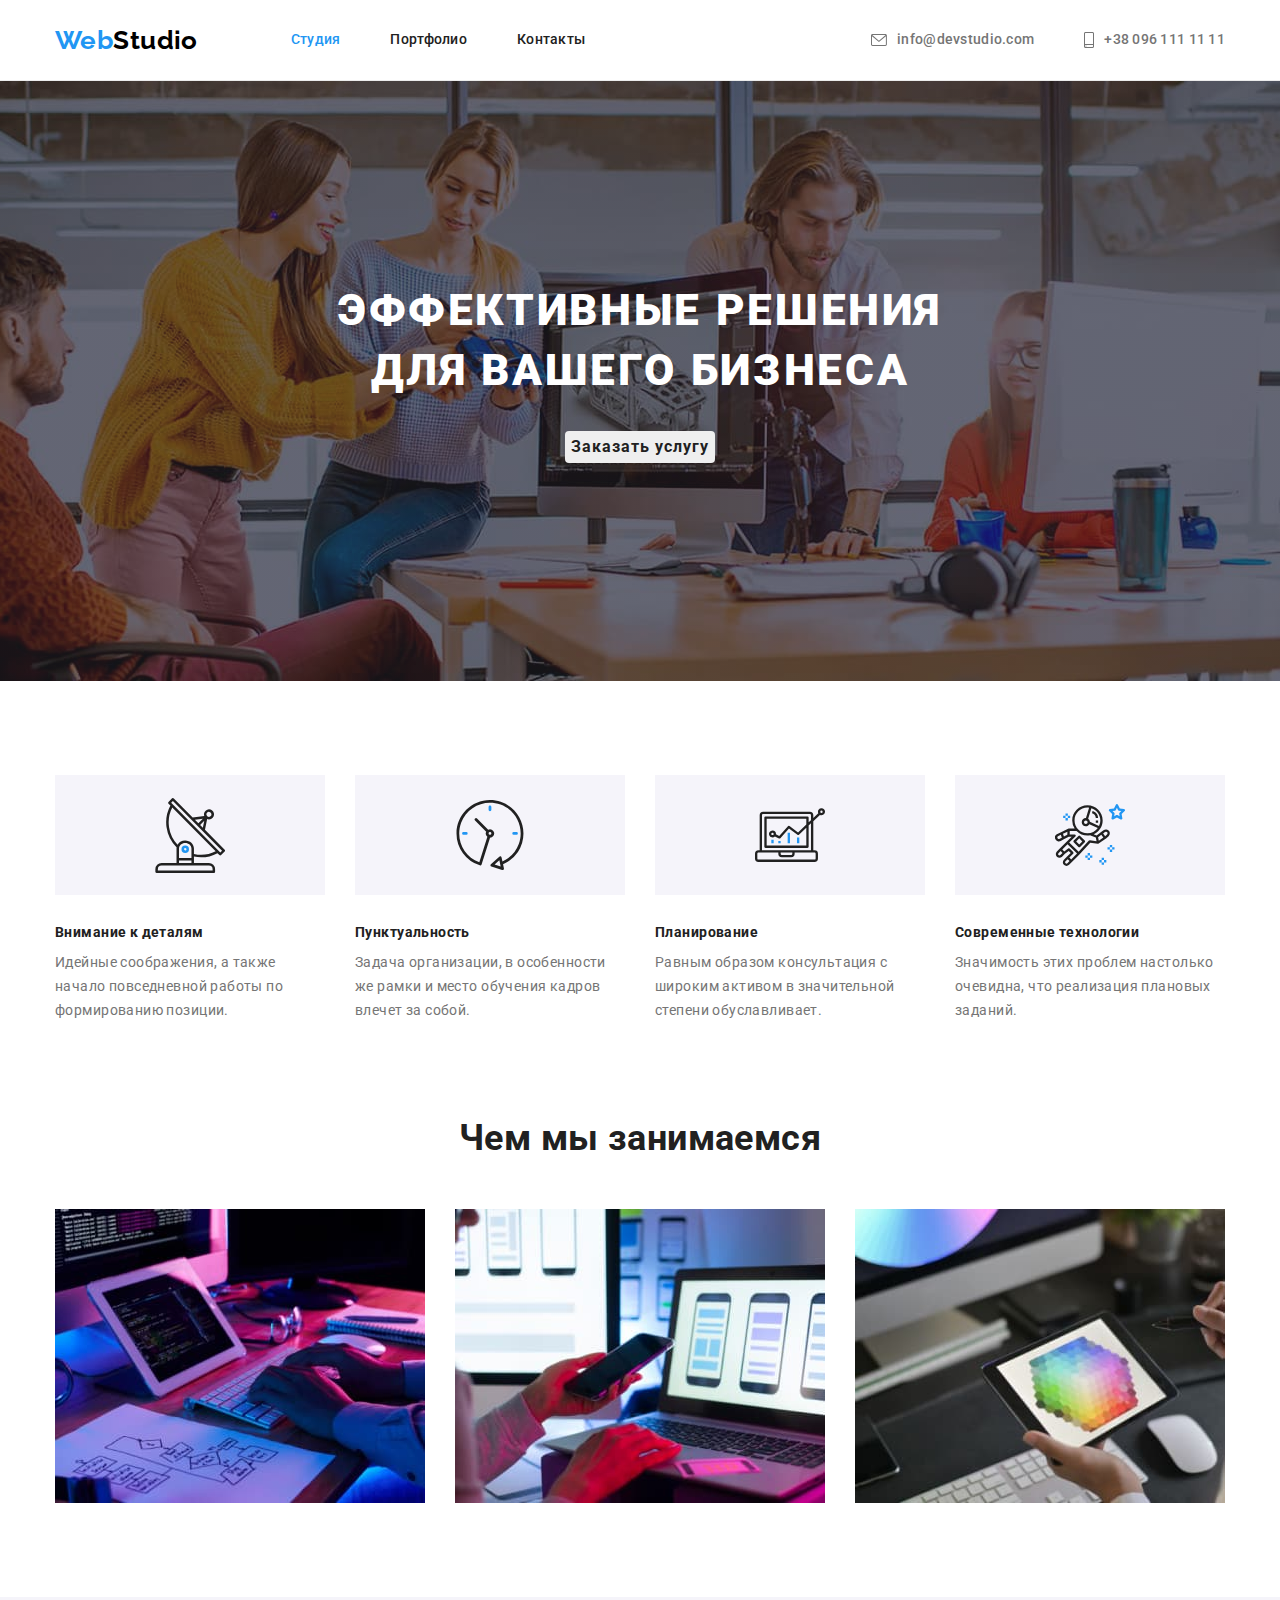
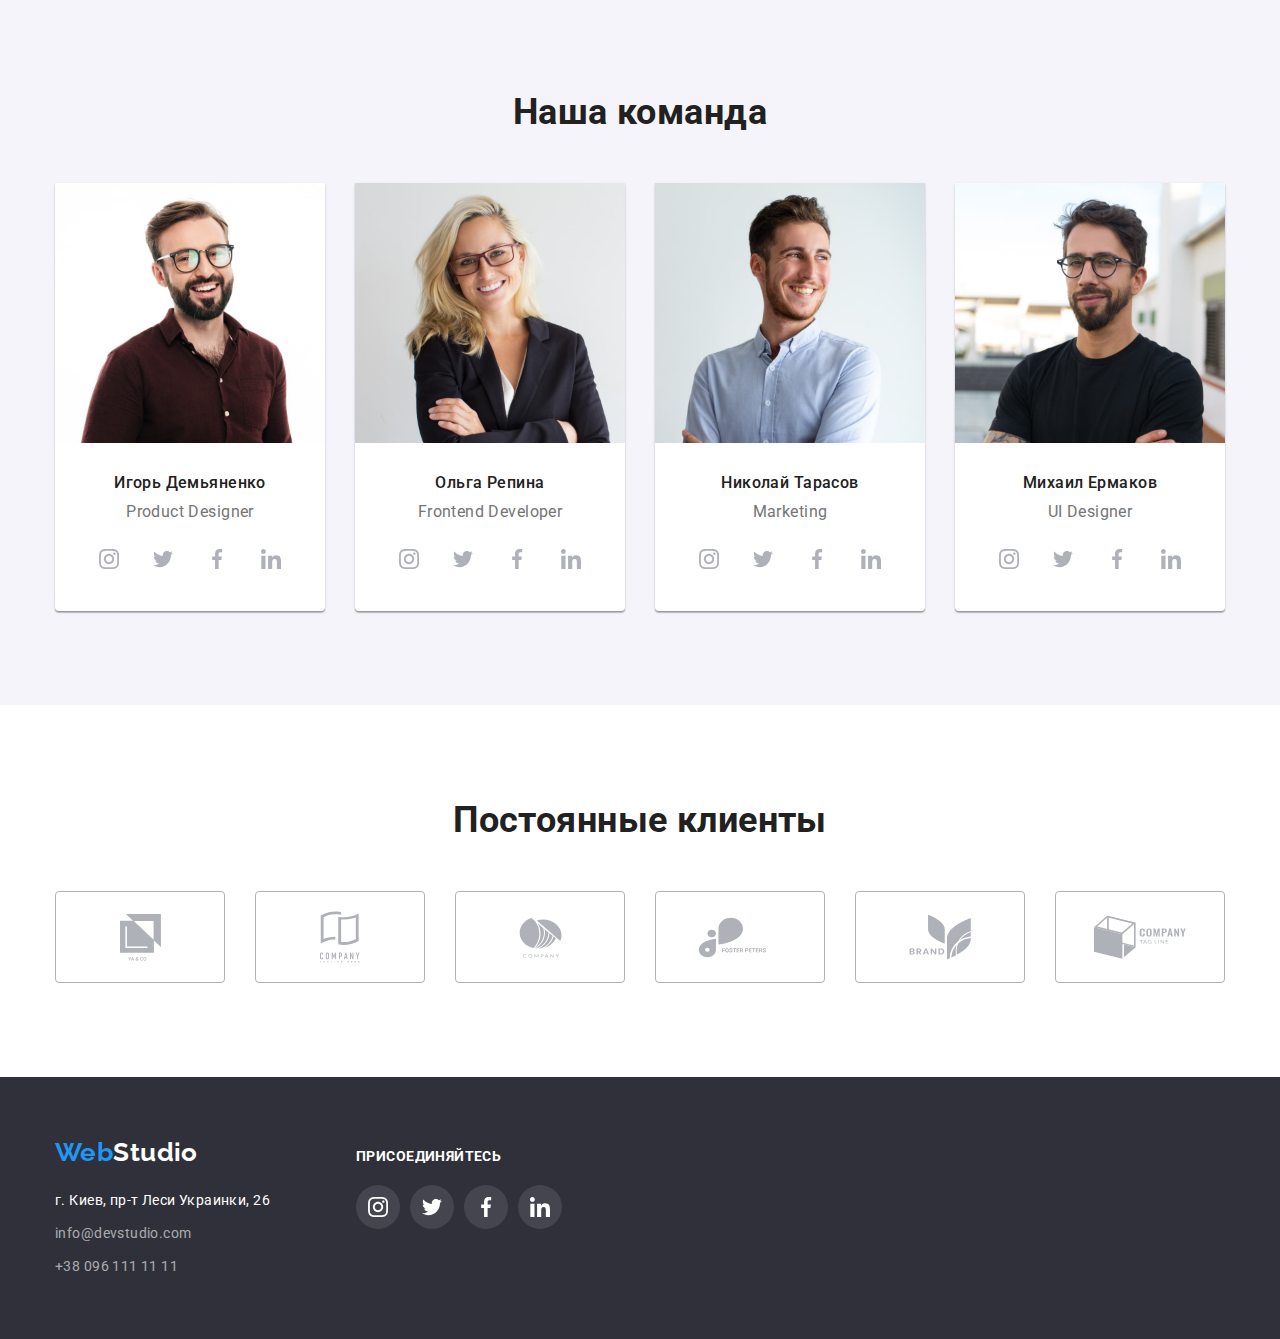
<file: index.html>
<!DOCTYPE html>
<html lang="ru">
<head>
    <meta charset="UTF-8">
    <meta http-equiv="X-UA-Compatible" content="IE=edge">
    <meta name="viewport" content="width=device-width, initial-scale=1.0">
    <link rel="stylesheet" href="https://cdnjs.cloudflare.com/ajax/libs/modern-normalize/1.1.0/modern-normalize.min.css">
    <link rel="preconnect" href="https://fonts.googleapis.com">
    <link rel="preconnect" href="https://fonts.gstatic.com" crossorigin>
    <link href="https://fonts.googleapis.com/css2?family=Raleway:wght@700&family=Roboto:wght@400;500;700;900&display=swap" rel="stylesheet">
    <link rel="stylesheet" href="./css/styles.css">
    <title>Студия 2.0</title>
</head>
<body>

    <header class="header-nav">
           <div class="container header-container">
                <nav class="nav">
                    <a href="" class="link header-logo"><span class="logo-item">Web</span>Studio</a>
                    <ul class="list list-site-nav">
                        <li class="item"><a href="" class="link site-nav active-page">Студия</a></li>
                        <li class="item"><a href="./portfolio.html" class="link site-nav">Портфолио</a></li>
                        <li class="item"><a href="" class="link site-nav">Контакты</a></li>
                    </ul>
                </nav>
                
                <ul class="list list-contact">
                    <li class="item"><a href="mailto:info@devstudio.com" class="link contact contact-header"><svg class="mail" width="16" height="12"><use href="./Images/symbol-defs.svg#mail"></use></svg>info@devstudio.com</a></li>
                    <li class="item"><a href="tel:+380961111111" class="link contact contact-header"><svg class="phone" width="10" height="16"><use href="./Images/symbol-defs.svg#phone"></use></svg>+38 096 111 11 11</a></li>
                </ul>
           </div>
    </header>  

    <main>

            <section class="section hero">
                <h1 class="hero-title">Эффективные решения для вашего бизнеса</h1>
                <button type="button" class="button hero-button">Заказать услугу</button>
            </section>

        <section class="section-features">
                <h2 class="section-title visually-hidden">Наши преимущества</h2>
            <div class="container">
                <ul class="list feature-list">
                    <li class="item antenna">
                        <h3 class="third-title feature-title">Внимание к деталям</h3>
                        <p>Идейные соображения, а также начало повседневной работы по формированию позиции.</p>
                    </li>
                    <li class="item clock">
                        <h3 class="third-title feature-title">Пунктуальность</h3>
                        <p>Задача организации, в особенности же рамки и место обучения кадров влечет за собой.</p>
                    </li>
                    <li class="item diagram">
                        <h3 class="third-title feature-title">Планирование</h3>
                        <p>Равным образом консультация с широким активом в значительной степени обуславливает.</p>
                    </li>
                    <li class="item astronaut">
                        <h3 class="third-title feature-title">Современные технологии</h3>
                        <p>Значимость этих проблем настолько очевидна, что реализация плановых заданий.</p>
                    </li>
                </ul>
            </div>
        </section>

        <section class="section section-specific">
            <div class="container">
                <h2 class="section-title specific-title">Чем мы занимаемся</h2>
                <ul class="list specific-list">
                    <li class="item">
                        <img class="img" src="./Images/computer.jpg" alt="компьютер" width="370" height="294">
                    </li>
                    <li class="item">
                        <img class="img" src="./Images/notebook.jpg" alt="ноутбук" width="370" height="294">
                    </li>
                    <li class="item">
                        <img class="img" src="./Images/tablet.jpg" alt="планшет" width="370" height="294">
                    </li>
                </ul>
            </div>
        </section>

        <section class="section section-team">
            <div class="container">
                <h2 class="section-title team-title">Наша команда</h2>
                <ul class="list team-list">
                    <li class="item">
                        <img class="img" src="./Images/proddes.jpg" alt="Дизайнер продукта" width="270" height="260">
                        <div class="member">
                            <h3 class="third-title member-name">Игорь Демьяненко</h3>
                            <p lang="en" class="member-position">Product Designer</p>
                            <ul class="list list-icon-team">
                                <li class="item-icon-team"><a class="link" href=""><svg class="link-icon"><use href="./Images/symbol-defs.svg#instagram"></use></svg></a></li>
                                <li class="item-icon-team"><a class="link" href=""><svg class="link-icon"><use href="./Images/symbol-defs.svg#twitter"></use></svg></a></li>
                                <li class="item-icon-team"><a class="link" href=""><svg class="link-icon"><use href="./Images/symbol-defs.svg#facebook"></use></svg></a></li>
                                <li class="item-icon-team"><a class="link" href=""><svg class="link-icon"><use href="./Images/symbol-defs.svg#linkedin"></use></svg></a></li>
                            </ul>
                        </div>
                    </li>
                    <li class="item">
                        <img class="img" src="./Images/frontdev.jpg" alt="Разработчик" width="270" height="260">
                        <div class="member">
                            <h3 class="third-title member-name">Ольга Репина</h3>
                            <p lang="en" class="member-position">Frontend Developer</p>
                            <ul class="list list-icon-team">
                                <li class="item-icon-team"><a class="link" href=""><svg class="link-icon">
                                            <use href="./Images/symbol-defs.svg#instagram"></use>
                                        </svg></a></li>
                                <li class="item-icon-team"><a class="link" href=""><svg class="link-icon">
                                            <use href="./Images/symbol-defs.svg#twitter"></use>
                                        </svg></a></li>
                                <li class="item-icon-team"><a class="link" href=""><svg class="link-icon">
                                            <use href="./Images/symbol-defs.svg#facebook"></use>
                                        </svg></a></li>
                                <li class="item-icon-team"><a class="link" href=""><svg class="link-icon">
                                            <use href="./Images/symbol-defs.svg#linkedin"></use>
                                        </svg></a></li>
                            </ul>
                        </div>
                    </li>
                    <li class="item">
                        <img class="img" src="./Images/marketing.jpg" alt="Маркетолог" width="270" height="260">
                        <div class="member">
                            <h3 class="third-title member-name">Николай Тарасов</h3>
                            <p lang="en" class="member-position">Marketing</p>
                            <ul class="list list-icon-team">
                                <li class="item-icon-team"><a class="link" href=""><svg class="link-icon">
                                            <use href="./Images/symbol-defs.svg#instagram"></use>
                                        </svg></a></li>
                                <li class="item-icon-team"><a class="link" href=""><svg class="link-icon">
                                            <use href="./Images/symbol-defs.svg#twitter"></use>
                                        </svg></a></li>
                                <li class="item-icon-team"><a class="link" href=""><svg class="link-icon">
                                            <use href="./Images/symbol-defs.svg#facebook"></use>
                                        </svg></a></li>
                                <li class="item-icon-team"><a class="link" href=""><svg class="link-icon">
                                            <use href="./Images/symbol-defs.svg#linkedin"></use>
                                        </svg></a></li>
                            </ul>
                        </div>
                    </li>
                    <li class="item">
                        <img class="img" src="./Images/uides.jpg" alt="Дизайнер интерфейса" width="270" height="260">
                        <div class="member">
                            <h3 class="third-title member-name">Михаил Ермаков</h3>
                            <p lang="en" class="member-position">UI Designer</p>
                            <ul class="list list-icon-team">
                                <li class="item-icon-team"><a class="link" href=""><svg class="link-icon">
                                            <use href="./Images/symbol-defs.svg#instagram"></use>
                                        </svg></a></li>
                                <li class="item-icon-team"><a class="link" href=""><svg class="link-icon">
                                            <use href="./Images/symbol-defs.svg#twitter"></use>
                                        </svg></a></li>
                                <li class="item-icon-team"><a class="link" href=""><svg class="link-icon">
                                            <use href="./Images/symbol-defs.svg#facebook"></use>
                                        </svg></a></li>
                                <li class="item-icon-team"><a class="link" href=""><svg class="link-icon">
                                            <use href="./Images/symbol-defs.svg#linkedin"></use>
                                        </svg></a></li>
                            </ul>
                        </div>
                    </li>
                </ul>
            </div>
        </section>

        <section class="section section-client">
            <div class="container">
                <h2 class="section-title">Постоянные клиенты</h2>
                <ul class="list client-list">
                    <li class="item client">
                        <a href="" class="link">
                            <svg class="client-logo" width="41" height="47">
                                <use href="./Images/symbol-defs.svg#client-1">
                                </use>
                            </svg>
                        </a>
                    </li>
                    <li class="item client">
                        <a href="" class="link">
                            <svg class="client-logo" width="40" height="52">
                                <use href="./Images/symbol-defs.svg#client-2">
                                </use>
                            </svg>
                        </a>
                    </li>
                    <li class="item client">
                        <a href="" class="link">
                            <svg class="client-logo" width="43" height="41">
                                <use href="./Images/symbol-defs.svg#client-3">
                                </use>
                            </svg>
                        </a>
                    </li>
                    <li class="item client">
                        <a href="" class="link">
                            <svg class="client-logo" width="85" height="41">
                                <use href="./Images/symbol-defs.svg#client-4">
                                </use>
                            </svg>
                        </a>
                    </li>
                    <li class="item client">
                        <a href="" class="link">
                            <svg class="client-logo" width="63" height="46">
                                <use href="./Images/symbol-defs.svg#client-5">
                                </use>
                            </svg>
                        </a>
                    </li>
                    <li class="item client">
                        <a href="" class="link">
                            <svg class="client-logo" width="94" height="44">
                                <use href="./Images/symbol-defs.svg#client-6">
                                </use>
                            </svg>
                        </a>
                    </li>
                </ul>
            </div>
        </section>

    </main>

    <footer class="footer">
        <div class="container-footer">
            <div class="footer-adress-main">
                <a href="" class="link footer-logo"><span class="logo-item">Web</span>Studio</a>
                <address class="footer-address">
                    <p class="address">г. Киев, пр-т Леси Украинки, 26</p>
                    <ul class="list-footer">
                        <li class="item"><a href="mailto:info@devstudio.com" class="link contact contact-footer">info@devstudio.com</a>
                        </li>
                        <li class="item"><a href="tel:+380961111111" class="link contact contact-footer">+38 096 111 11 11</a></li>
                    </ul>
                </address>
            </div>

            <div class="footer-join">
                <p class="join">присоединяйтесь</p>

                <ul class="list list-icon-join">
                    <li class="item-icon-join"><a class="link" href=""><svg class="join-icon">
                                <use href="./Images/symbol-defs.svg#instagram"></use>
                            </svg></a></li>
                    <li class="item-icon-join"><a class="link" href=""><svg class="join-icon">
                                <use href="./Images/symbol-defs.svg#twitter"></use>
                            </svg></a></li>
                    <li class="item-icon-join"><a class="link" href=""><svg class="join-icon">
                                <use href="./Images/symbol-defs.svg#facebook"></use>
                            </svg></a></li>
                    <li class="item-icon-join"><a class="link" href=""><svg class="join-icon">
                                <use href="./Images/symbol-defs.svg#linkedin"></use>
                            </svg></a></li>
                </ul>
            
            </div>

        </div>
       
        
    </footer>

</body>
</html>
</file>
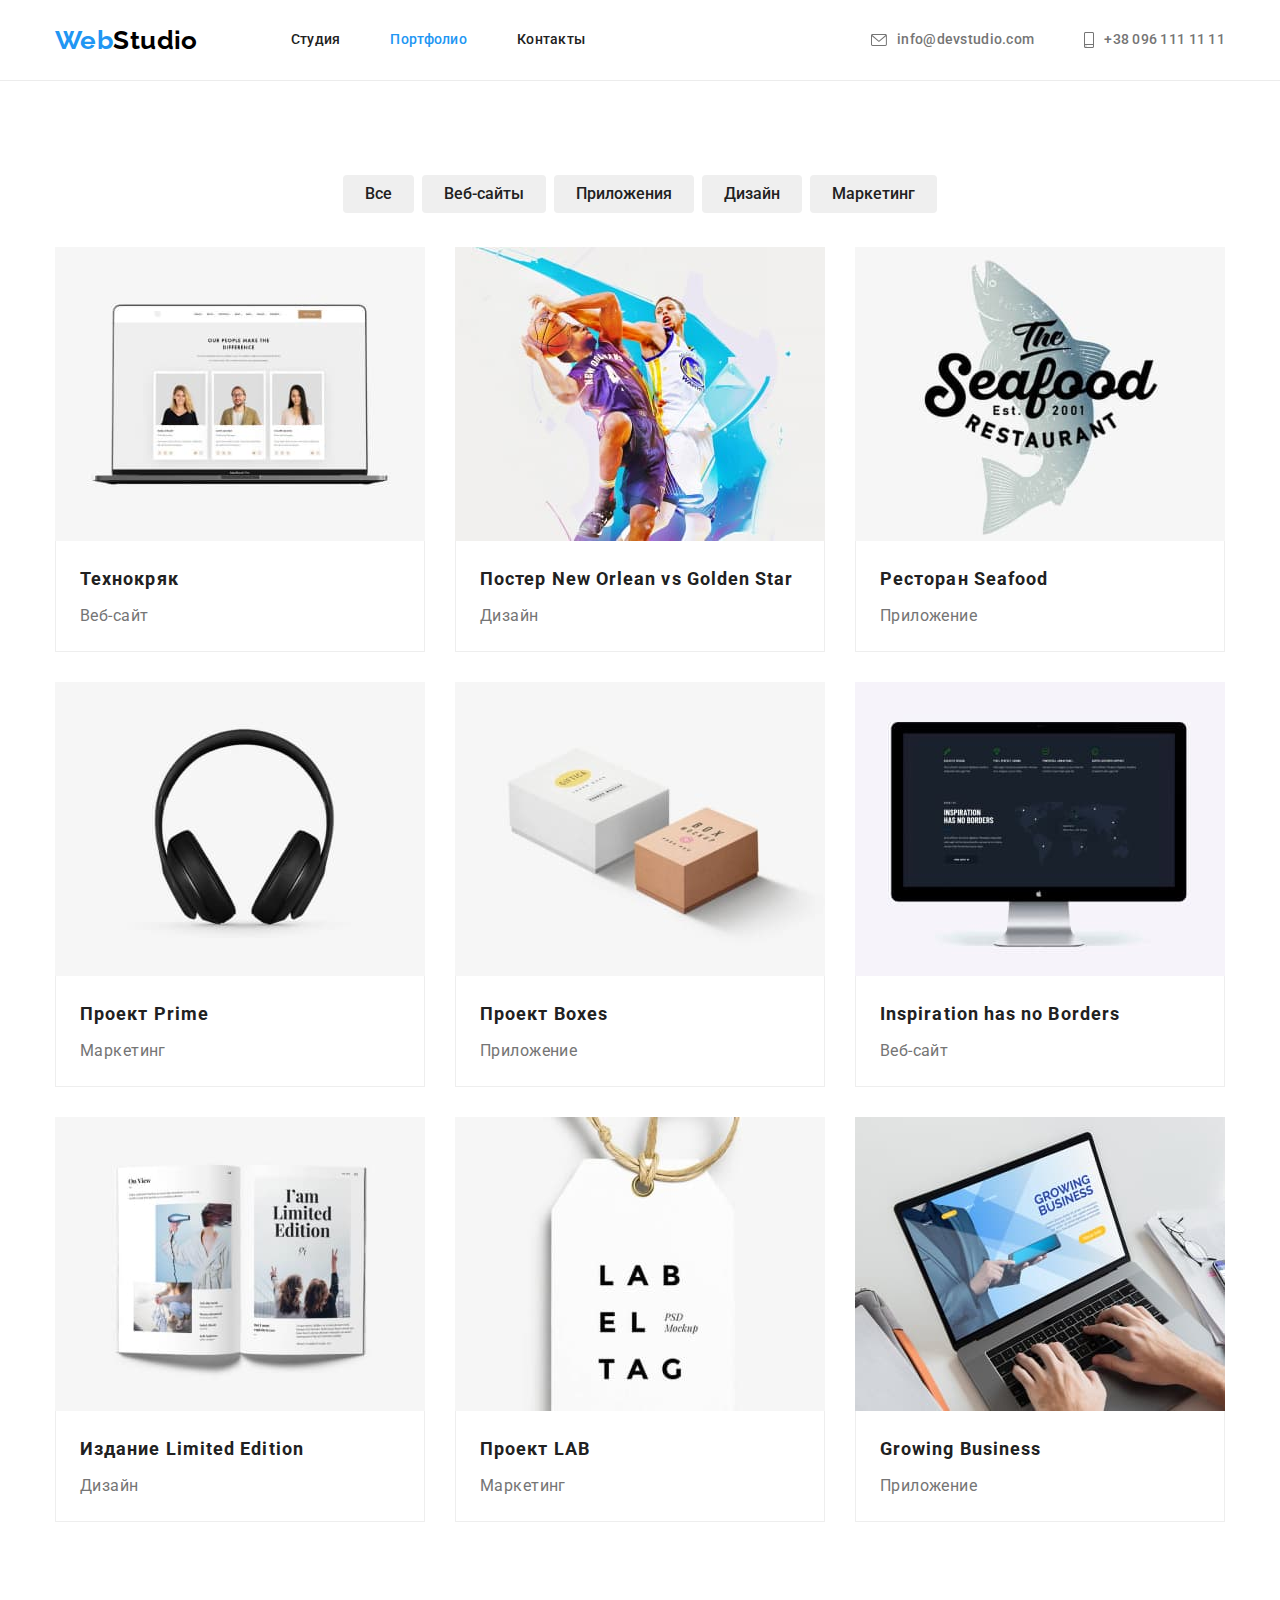
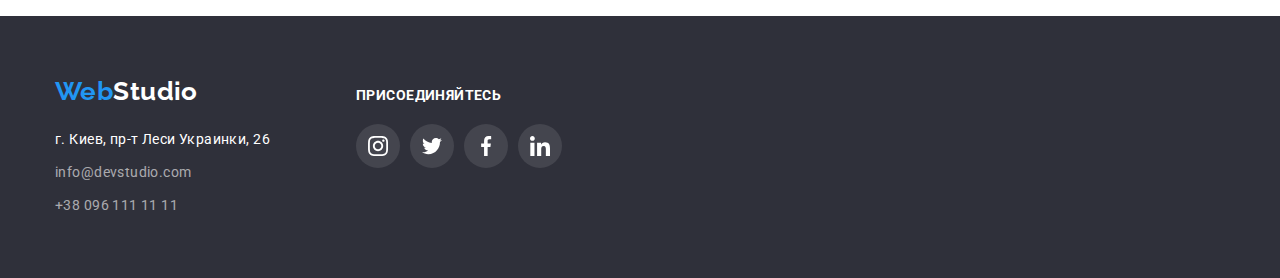
<file: portfolio.html>
<!DOCTYPE html>
<html lang="ru">
<head>
    <meta charset="UTF-8">
    <meta http-equiv="X-UA-Compatible" content="IE=edge">
    <meta name="viewport" content="width=device-width, initial-scale=1.0">
    <link rel="stylesheet" href="https://cdnjs.cloudflare.com/ajax/libs/modern-normalize/1.1.0/modern-normalize.min.css">
    <link rel="preconnect" href="https://fonts.googleapis.com">
    <link rel="preconnect" href="https://fonts.gstatic.com" crossorigin>
    <link href="https://fonts.googleapis.com/css2?family=Raleway:wght@700&family=Roboto:wght@400;500;700;900&display=swap" rel="stylesheet">
    <link rel="stylesheet" href="./css/styles.css">
    <title>Студия 2.0</title>
</head>
<body>

    <header class="header-nav">
        <div class="container header-container">
            <nav class="nav">
                <a href="" class="link header-logo"><span class="logo-item">Web</span>Studio</a>
                <ul class="list list-site-nav">
                    <li class="item"><a href="./index.html" class="link site-nav">Студия</a></li>
                    <li class="item"><a href="" class="link site-nav active-page">Портфолио</a></li>
                    <li class="item"><a href="" class="link site-nav">Контакты</a></li>
                </ul>
            </nav>
    
            <ul class="list list-contact">
                <li class="item"><a href="mailto:info@devstudio.com" class="link contact contact-header"><svg class="mail"
                            width="16" height="12">
                            <use href="./Images/symbol-defs.svg#mail"></use>
                        </svg>info@devstudio.com</a></li>
                <li class="item"><a href="tel:+380961111111" class="link contact contact-header"><svg class="phone" width="10"
                            height="16">
                            <use href="./Images/symbol-defs.svg#phone"></use>
                        </svg>+38 096 111 11 11</a></li>
            </ul>
        </div>
    </header>

    <main>
        <h1 class="visually-hidden">Портфолио</h1>
            <section class="section">
                <h2 class="section-title visually-hidden">Наши проeкты</h2>
                <div class="container">

                    <ul class="list filter-list">
                        <li class="item"><button type="button" class="button filter-button">Все</button></li>
                        <li class="item"><button type="button" class="button filter-button">Веб-сайты</button></li>
                        <li class="item"><button type="button" class="button filter-button">Приложения</button></li>
                        <li class="item"><button type="button" class="button filter-button">Дизайн</button></li>
                        <li class="item"><button type="button" class="button filter-button">Маркетинг</button></li>
                    </ul>

                    <ul class="list work-list">
                        <li class="item">
                            <a href="" class="link link-product">
                                <img class="img" src="./Images/techno.jpg" alt="ноутбук с телефонами на экране" width="370" height="294">
                                <div class="product">
                                <h3 class="third-title product-name">Технокряк</h3>
                                <p class="product-desc">Веб-сайт</p>  
                                </div>
                            </a>
                        </li>
                        <li class="item">
                            <a href="" class="link link-product">
                                <img class="img" src="./Images/basket.jpg" alt="постер с двумя баскетболистами" width="370" height="294">
                                <div class="product">
                                <h3 class="third-title product-name">Постер New Orlean vs Golden Star</h3>
                                <p class="product-desc">Дизайн</p>
                                </div>
                            </a>
                        </li>
                        <li class="item">
                            <a href="" class="link link-product">
                                <img class="img" src="./Images/seafood.jpg" alt="логотип ресторана с рыбой" width="370" height="294">
                                <div class="product">
                                    <h3 class="third-title product-name">Ресторан Seafood</h3>
                                    <p class="product-desc">Приложение</p>
                                </div>
                            </a>
                        </li>
                        <li class="item">
                            <a href="" class="link link-product">
                                <img class="img" src="./Images/prime.jpg" alt="наушники с изголовьем" width="370" height="294">
                                <div class="product">
                                    <h3 class="third-title product-name">Проект Prime</h3>
                                    <p class="product-desc">Маркетинг</p>
                                </div>
                            </a>
                        </li>
                        <li class="item">
                            <a href="" class="link link-product">
                                <img class="img" src="./Images/boxes.jpg" alt="две коробочки разного размера" width="370" height="294">
                                <div class="product">
                                    <h3 class="third-title product-name">Проект Boxes</h3>
                                    <p class="product-desc">Приложение</p>
                                </div>
                            </a>
                        </li>
                        <li class="item">
                            <a href="" class="link link-product">
                                <img class="img" src="./Images/inspiration.jpg" alt="монитор с открытым сайтом" width="370" height="294">
                                <div class="product">
                                    <h3 class="third-title product-name">Inspiration has no Borders</h3>
                                    <p class="product-desc">Веб-сайт</p>
                                </div>
                            </a>
                        </li>
                        <li class="item">
                            <a href="" class="link link-product">
                                <img class="img" src="./Images/edition.jpg" alt="открытый журнал" width="370" height="294">
                                <div class="product">
                                    <h3 class="third-title product-name">Издание Limited Edition</h3>
                                    <p class="product-desc">Дизайн</p>
                                </div>
                            </a>
                        </li>
                        <li class="item">
                            <a href="" class="link link-product">
                                <img class="img" src="./Images/lab.jpg" alt="бирка с надписью" width="370" height="294">
                                <div class="product">
                                    <h3 class="third-title product-name">Проект LAB</h3>
                                    <p class="product-desc">Маркетинг</p>
                                </div>
                            </a>
                        </li>
                        <li class="item">
                            <a href="" class="link link-product">
                                <img class="img" src="./Images/business.jpg" alt="ноутбук с открытым приложением на экране" width="370" height="294">
                                <div class="product">
                                    <h3 class="third-title product-name">Growing Business</h3>
                                    <p class="product-desc">Приложение</p>
                                </div>
                            </a>
                        </li>
                    </ul>
                </div>
            </section>

    </main>


    <footer class="footer">
        <div class="container-footer">
            <div class="footer-adress-main">
                <a href="" class="link footer-logo"><span class="logo-item">Web</span>Studio</a>
                <address class="footer-address">
                    <p class="address">г. Киев, пр-т Леси Украинки, 26</p>
                    <ul class="list-footer">
                        <li class="item"><a href="mailto:info@devstudio.com"
                                class="link contact contact-footer">info@devstudio.com</a>
                        </li>
                        <li class="item"><a href="tel:+380961111111" class="link contact contact-footer">+38 096 111 11 11</a>
                        </li>
                    </ul>
                </address>
            </div>
        
            <div class="footer-join">
                <p class="join">присоединяйтесь</p>
        
                <ul class="list list-icon-join">
                    <li class="item-icon-join"><a class="link" href=""><svg class="join-icon">
                                <use href="./Images/symbol-defs.svg#instagram"></use>
                            </svg></a></li>
                    <li class="item-icon-join"><a class="link" href=""><svg class="join-icon">
                                <use href="./Images/symbol-defs.svg#twitter"></use>
                            </svg></a></li>
                    <li class="item-icon-join"><a class="link" href=""><svg class="join-icon">
                                <use href="./Images/symbol-defs.svg#facebook"></use>
                            </svg></a></li>
                    <li class="item-icon-join"><a class="link" href=""><svg class="join-icon">
                                <use href="./Images/symbol-defs.svg#linkedin"></use>
                            </svg></a></li>
                </ul>
        
            </div>
        
        </div>
    
    </footer>


</body>
</html>
</file>
<file: css/styles.css>
:root {
    --primary-logo-color: #2196F3;
    --header-secondary-logo-color: #000000;
    --footer-secondary-logo-color: #FFFFFF;
    --footer-address-text-color: #FFFFFF;
    --footer-contact-text-color: rgba(255, 255, 255, 0.6);
    --button-active-color: #2196F3;
    --button-text-active-color: #ffffff;
    --link-active-color: #2196F3;
    --primary-text-color: #757575;
    --primary-title-text-color: #ffffff;
    --secondary-title-text-color: #212121;
    --primary-background-color: #FFFFFF;
    --secondary-background-color: #2F303A;
    --sections-background-color: #F5F4FA;
    --header-bottom-border: #ECECEC;
    --work-list-border: #EEEEEE;
    --primary-icon-color: #AFB1B8; 
}

body {
    background-color: var(--primary-background-color);
    color: var(--primary-text-color);
    font-family: 'Roboto', sans-serif;
    font-size: 14px;
    line-height: 1.71;
    letter-spacing: 0.03em;
}

/* main options */

h1, h2, h3, p, ul {
    margin: 0;
    padding: 0;
}

.visually-hidden {
    position: absolute;
    width: 1px;
    height: 1px;
    margin: -1px;
    border: 0;
    padding: 0;

    white-space: nowrap;
    clip-path: inset(100%);
    clip: rect(0 0 0 0);
    overflow: hidden;
}

.link {
    text-decoration: none;
}

.list, .list-footer {
    list-style-type: none;
}

.container {
    width: 1200px;
    margin-left: auto;
    margin-right: auto;
    padding: 0 15px;
}

.section {
    padding-top: 94px;
    padding-bottom: 94px;
}

.button {
    font-family: inherit;
    cursor: pointer;
}



/* header  */

.header-container {
    display: flex;
    align-items: center;
}

.header-nav {
    border-bottom: 1px solid var(--header-bottom-border);
}

.nav {
    display: flex;
    align-items: center;
}

.list-site-nav {
    display: flex;
    margin-left: 93px;
}

.list-site-nav .link {
    display: block;
    padding-top: 32px;
    padding-bottom: 32px;
}

.list-site-nav .item:not(:last-child) {
    margin-right: 50px;
}

.site-nav {
    font-weight: 500;
    font-size: 14px;
    line-height: 1.14;
    letter-spacing: 0.02em;

    color: var(--secondary-title-text-color);
}

.list-contact {
    display: flex;
    margin-left: auto;
}

.contact {
    font-family: inherit;
    font-style: normal;
}

.list-contact .item+.item {
    margin-left: 50px;
}

.list-contact .link {
    display: flex;
    align-items: center;
    padding-top: 32px;
    padding-bottom: 32px;

    color: var(--primary-text-color);
}

.contact-header {
    font-weight: 500;
    font-size: 14px;
    line-height: 1.14;
    letter-spacing: 0.02em;

    color: var(--primary-text-color);
}

.mail, .phone {
    margin-right: 10px;
    fill: currentColor;
}


.contact:hover,
.contact:focus,
.site-nav:hover,
.site-nav:focus {
    color: var(--link-active-color);
}

.active-page {
    color: var(--link-active-color);
}

/* footer */

.container-footer {
    display: flex;
    width: 1200px;
    margin-left: auto;
    margin-right: auto;
    padding: 0 15px;
    align-items: baseline;
}

.header-logo, .footer-logo {
    font-family: 'Raleway';
    font-weight: 700;
    font-size: 26px;
    line-height: 1.19;
}
.logo-item {
    color: var(--primary-logo-color);
}
.header-logo {
    color: var(--header-secondary-logo-color);
}
.footer-logo {
    color: var(--footer-secondary-logo-color);
}
.footer {
    padding-top: 60px;
    padding-bottom: 60px;

    background-color: var(--secondary-background-color);
}
.footer-address {
    margin-top: 20px;
    font-style: normal;

    color: var(--footer-address-text-color);
}

.join {
    font-weight: 700;
    font-size: 14px;
    line-height: 1.14;
    text-transform: uppercase;
    color: var(--footer-address-text-color);
}

.footer-adress-main {
    width: 231px;
    margin-right: 70px;
}

.address {
    margin-bottom: 9px;
}

.list-footer .item:not(:last-child) {
    margin-bottom: 9px;
}

.contact-footer {
    margin-top: 9px;
    font-size: 14px;
    line-height: 1.71;
    letter-spacing: 0.03em;
    color: var(--footer-contact-text-color);
}


.list-icon-join {
    display: flex;
    flex-wrap: wrap;
    margin-top: 20px;
    justify-content: space-between;
}

.item-icon-join .link {
    display: flex;
    width: 44px;
    height: 44px;
    color: var(--primary-icon-color);
    background-color: rgba(255, 255, 255, 0.1);
    border-radius: 50%;
    align-items: center;
    justify-content: center;
}

.join-icon {
    width: 20px;
    height: 20px;
    fill: var(--footer-address-text-color);
}

.item-icon-join .link:hover,
.item-icon-join .link:focus {
    background-color: var(--link-active-color);
}

.item-icon-join:not(:last-child) {
    margin-right: 10px;
}

/* hero */

.hero {
    max-width: 1600px;
    height: 600px;
    margin-left: auto;
    margin-right: auto;
  
    text-align: center;
    padding-top: 200px;
    padding-bottom: 200px;

    background-image: linear-gradient( to right, rgba(47, 48, 58, 0.4), rgba(47, 48, 58, 0.4)), url(../Images/bgimg.jpg);
    background-repeat: no-repeat;
    background-size: cover;
    background-position: center;
}

.hero-title {
    width: 696px;
    margin-right: auto;
    margin-left: auto;
    margin-bottom: 30px;

    font-weight: 900;
    font-size: 44px;
    line-height: 1.36;
    letter-spacing: 0.06em;
    text-transform: uppercase;

    color: var(--primary-title-text-color);
}

.hero-button {
    font-weight: 700;
    font-size: 16px;
    line-height: 1.88;
    letter-spacing: 0.06em;
    border: none;
    border-radius: 4px;

    color: var(--secondary-title-text-color);
}

.hero-button:hover,
.hero-button:focus {
    background-color: var(--button-active-color);
    color: var(--button-text-active-color);
}

.section-title {
    font-weight: 700;
    font-size: 36px;
    line-height: 1.17;
    text-align: center;

    color: var(--secondary-title-text-color);
}

.third-title {
    font-weight: 700;
    font-size: 14px;
    line-height: 1.14;

    color: var(--secondary-title-text-color);
}

/* section features */

.section-features {
    padding-top: 94px;
}

.feature-list {
    display: flex;
    flex-wrap: wrap;
}

.feature-list .item {
    width: calc((100% - 90px) / 4);
    margin-right: 30px;
}

.feature-list .item:nth-child(4n) {
    margin-right: 0;
}

.feature-title {
    margin-bottom: 10px;
}

.feature-list .antenna::before {
    display: block;
    content: "";
    height: 120px;
    margin-bottom: 30px;

    background-color: var(--sections-background-color);
    background-image: url(../Images/antenna.svg);
    background-repeat: no-repeat;
    background-size: 70px;
    background-position: center;
}

.feature-list .clock::before {
    display: block;
    content: "";
    height: 120px;
    margin-bottom: 30px;

    background-color: var(--sections-background-color);
    background-image: url(../Images/clock.svg);
    background-repeat: no-repeat;
    background-size: 70px;
    background-position: center;
}

.feature-list .diagram::before {
    display: block;
    content: "";
    height: 120px;
    margin-bottom: 30px;

    background-color: var(--sections-background-color);
    background-image: url(../Images/diagram.svg);
    background-repeat: no-repeat;
    background-size: 70px;
    background-position: center;
}

.feature-list .astronaut::before {
    display: block;
    content: "";
    height: 120px;
    margin-bottom: 30px;

    background-color: var(--sections-background-color);
    background-image: url(../Images/astronaut.svg);
    background-repeat: no-repeat;
    background-size: 70px;
    background-position: center;
}

/* section specific */


.specific-list {
    display: flex;
    flex-wrap: wrap;
    margin-top: 50px;
}

.img {
    display: block;
}

.specific-list .item {
    width: 370px;
    margin-right: 30px;
}

.specific-list .item:nth-child(3n) {
    margin-right: 0;
}

/* section team */

.member {
    display: block;
    padding-top: 30px;
    padding-bottom: 30px;
}

.member-name {
    font-weight: 500;
    font-size: 16px;
    line-height: 1.19;
    text-align: center;
}

.member-position {
    margin-top: 10px;
    font-size: 16px;
    line-height: 1.19;
    text-align: center;
}

.section-team {
    background-color: var(--sections-background-color);
}

.team-list {
    display: flex;
    flex-wrap: wrap;

    margin-top: 50px;
}

.team-list .item {
    width: calc((100% - 90px) / 4);
    margin-right: 30px;

    background-color: var(--primary-background-color) ;
    box-shadow: 0px 1px 3px rgba(0, 0, 0, 0.12), 0px 1px 1px rgba(0, 0, 0, 0.14), 0px 2px 1px rgba(0, 0, 0, 0.2);
    border-radius: 0px 0px 4px 4px;
}

.list-icon-team {
    display: flex;
    margin-top: 16px;
    justify-content: center;
}

.item-icon-team .link {
    display: flex;
    width: 44px;
    height: 44px;

    color: var(--primary-icon-color);
    border-radius: 50%;
    align-items: center;
    justify-content: center;
}

.item-icon-team:not(:last-child) {
    margin-right: 10px;
}

.link-icon {
    width: 20px;
    height: 20px;
    fill: currentColor;
}

.item-icon-team .link:hover,
.item-icon-team .link:focus {
    background-color: var(--link-active-color);
    color: var(--button-text-active-color);
}



.team-list .item:nth-child(4n) {
    margin-right: 0;
}

/* section-client */

.client-list {
    display: flex;
    flex-wrap: wrap;
    margin-top: 50px;
}

.client:not(:last-child) {
    margin-right: 30px;
}

.client .link {
    display: flex;
    width: 170px;
    height: 92px;

    justify-content: center;
    align-items: center;

    color: var(--primary-icon-color);
    border: 1px solid var(--primary-icon-color);
    border-radius: 4px;
}


.client-logo {
    fill: currentColor;
}

.client .link:hover,
.client .link:focus {
    color: var(--link-active-color);
    border-color: var(--link-active-color);
}



/* ---------Portfolio------------ */

/* filter-list */


.filter-list {
    display: flex;
    justify-content: center;
}

.filter-button {
    text-align: center;
    border: none;
    border-radius: 4px;
    padding-top: 6px;
    padding-bottom: 6px;
    padding-left: 22px;
    padding-right: 22px;

    font-weight: 500;
    font-size: 16px;
    line-height: 1.62;

    color: var(--secondary-title-text-color);
}

.filter-list .item:not(:last-child) {
    margin-right: 8px;
}

.filter-button:hover,
.filter-button:focus {
    background-color: var(--button-active-color);
    color: var(--button-text-active-color);
    box-shadow: 0px 3px 1px rgba(0, 0, 0, 0.1), 0px 1px 2px rgba(0, 0, 0, 0.08), 0px 2px 2px rgba(0, 0, 0, 0.12);
}

/* work-list */

.product {
    padding-top: 20px;
    padding-bottom: 20px;
    padding-left: 24px;
    padding-right: 24px;
    
    border-left: 1px solid var(--work-list-border);
    border-right: 1px solid var(--work-list-border);
    border-bottom: 1px solid var(--work-list-border);
}

.product-name {
    font-size: 18px;
    line-height: 2;
    letter-spacing: 0.06em;
}

.product-desc {
    font-size: 16px;
    line-height: 1.88;
    margin-top: 4px;
    color: var(--primary-text-color);
}

.work-list {
    display: flex;
    flex-wrap: wrap;
    margin-top: 34px;
}

.work-list .item {
    width: calc((100% - 60px) / 3);
    margin-right: 30px;
    margin-bottom: 30px;
}

.work-list .item:nth-child(3n) {
    margin-right: 0;
}

.work-list .item:nth-last-child(-n+3) {
    margin-bottom: 0;
}

.link-product {
    display: block;
}

.link-product:hover,
.link-product:focus {
    box-shadow: 0px 1px 1px rgba(0, 0, 0, 0.12), 0px 4px 4px rgba(0, 0, 0, 0.06), 1px 4px 6px rgba(0, 0, 0, 0.16);
}
</file>
